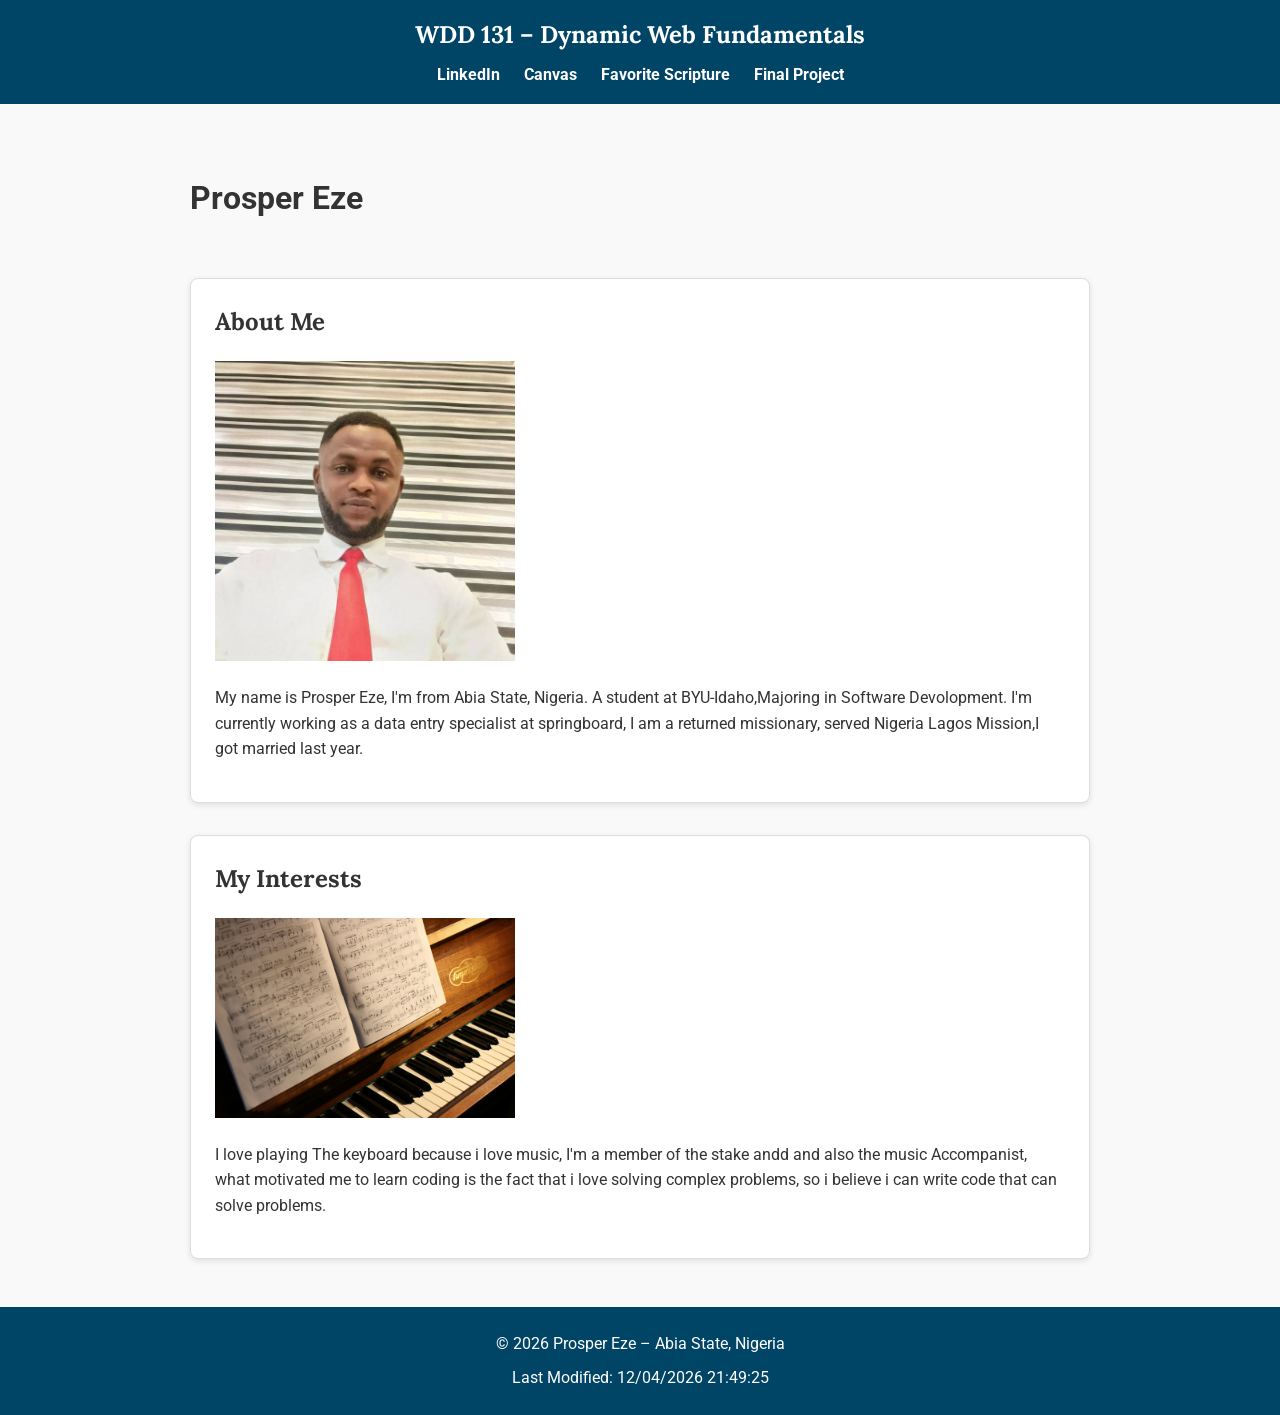
<file: index.html>
<!DOCTYPE html>
<html lang="en">
<head>
  <meta charset="UTF-8">
  <meta name="viewport" content="width=device-width, initial-scale=1.0">
  <title>WDD 131 – Dynamic Web Fundamentals – Prosper Eze</title>
  <meta name="description" content="WDD 131 – Dynamic Web Fundamentals. Prosper. Course projects, assignments, and learning resources for dynamic web development.">
  <meta name="author" content="Prosper">
  <link rel="stylesheet" href="styles/base.css">
  <script src="scripts/getdates.js" defer></script>
</head>
<body>
  <header>
    <span id="course-title">WDD 131 – Dynamic Web Fundamentals</span>
    <nav>
      <ul>
        <li><a href="https://www.linkedin.com/in/prosper-eze-ab623b33a" target="_blank">LinkedIn</a></li>
        <li><a href="https://byupw.instructure.com/" target="_blank">Canvas</a></li>
        <li><a href="https://www.churchofjesuschrist.org/study/scriptures/bofm/1-ne/3?lang=eng&id=p7#p7" target="_blank">Favorite Scripture</a></li>
        <li><a href="final-project/index.html">Final Project</a></li>
      </ul>
    </nav>
  </header>

  <main>
    <h1>Prosper Eze</h1>
    <section class="card">
      <h2>About Me</h2>
      <img src="images/profile.jpeg" alt="Profile picture of Prosper">
      <p>My name is Prosper Eze, I'm from Abia State, Nigeria. A student at BYU-Idaho,Majoring in Software Devolopment. I'm currently working as a data entry specialist at springboard, I am a returned missionary, served Nigeria Lagos Mission,I got married last year. </p>
    </section>
    <section class="card">
      <h2>My Interests</h2>
      <img src="images/Interests.jpg" alt="Image representing my interests">
      <p>I love playing The keyboard because i love music, I'm a member of the stake andd and also the music Accompanist, what motivated me to learn coding is the fact that i love solving complex problems, so i believe i can write code that can solve problems.</p>
    </section>
  </main>

  <footer>
    <p>&copy; <span id="currentyear"></span> Prosper Eze – Abia State, Nigeria</p>
    <p id="lastModified"></p>
  </footer>
</body>
</html>
</file>
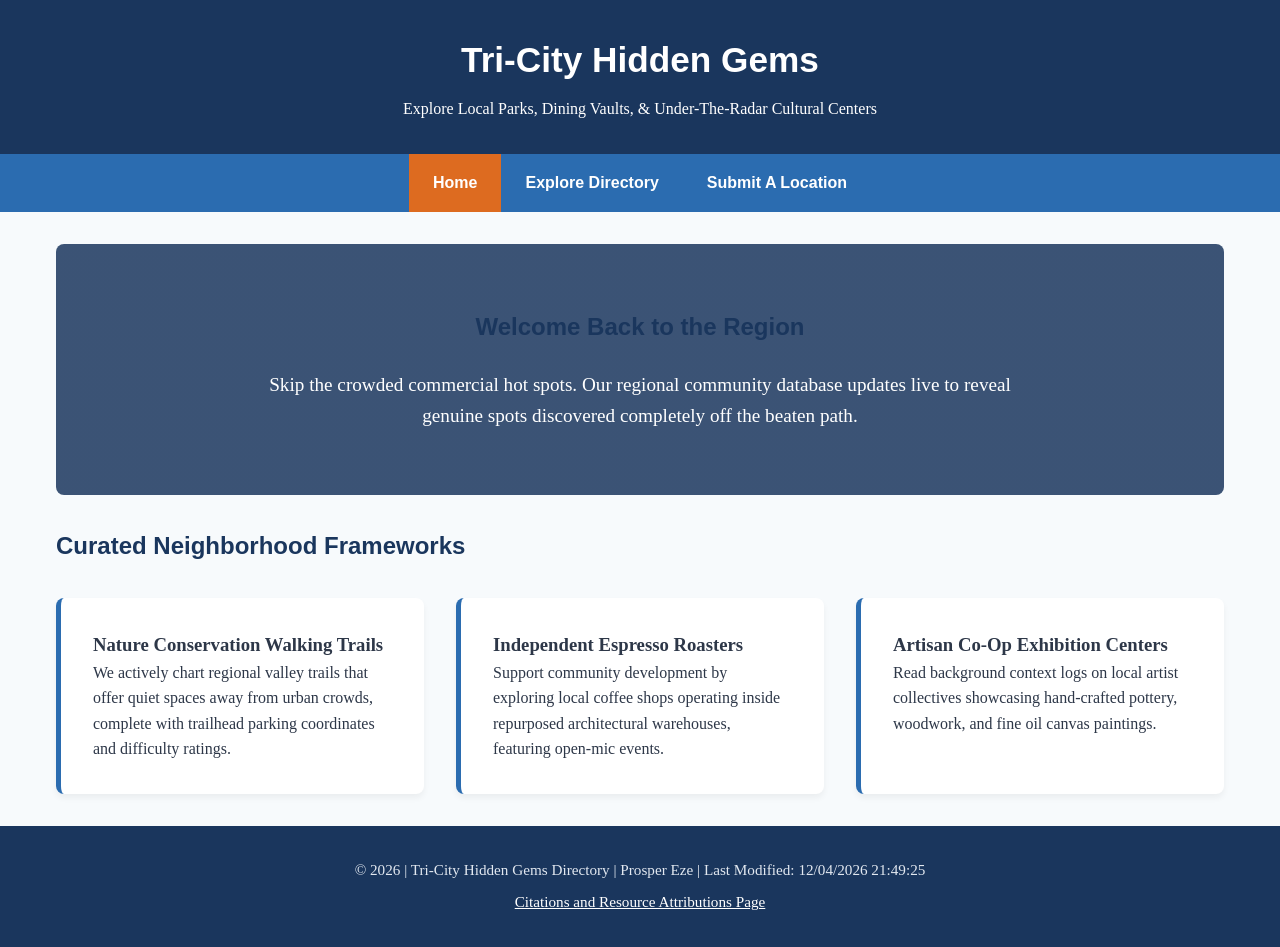
<file: project/index.html>
<!DOCTYPE html>
<html lang="en">
<head>
    <meta charset="UTF-8">
    <meta name="viewport" content="width=device-width, initial-scale=1.0">
    <meta name="description" content="Discover alternative regional nature paths, artisan galleries, and local dining hubs across the Tri-City metropolitan valley.">
    <meta name="author" content="Prosper Eze">
    <title>Home | Tri-City Hidden Gems</title>
    <link rel="stylesheet" href="styles/project.css">
    <script src="scripts/project.js" defer></script>
</head>
<body>
    <header>
        <h1>Tri-City Hidden Gems</h1>
        <p>Explore Local Parks, Dining Vaults, &amp; Under-The-Radar Cultural Centers</p>
    </header>

    <nav>
        <ul>
            <li><a href="index.html" class="active">Home</a></li>
            <li><a href="directory.html">Explore Directory</a></li>
            <li><a href="recommend.html">Submit A Location</a></li>
        </ul>
    </nav>

    <main>
        <section class="hero">
            <h2>Welcome Back to the Region</h2>
            <p>Skip the crowded commercial hot spots. Our regional community database updates live to reveal genuine spots discovered completely off the beaten path.</p>
        </section>

        <h2>Curated Neighborhood Frameworks</h2>
        <div class="info-grid">
            <article class="info-card">
                <h3>Nature Conservation Walking Trails</h3>
                <p>We actively chart regional valley trails that offer quiet spaces away from urban crowds, complete with trailhead parking coordinates and difficulty ratings.</p>
            </article>
            <article class="info-card">
                <h3>Independent Espresso Roasters</h3>
                <p>Support community development by exploring local coffee shops operating inside repurposed architectural warehouses, featuring open-mic events.</p>
            </article>
            <article class="info-card">
                <h3>Artisan Co-Op Exhibition Centers</h3>
                <p>Read background context logs on local artist collectives showcasing hand-crafted pottery, woodwork, and fine oil canvas paintings.</p>
            </article>
        </div>
    </main>

    <footer>
    <p>&copy; 2026 | Tri-City Hidden Gems Directory | Prosper Eze | Last Modified: <span id="lastModified"></span></p>
    <p class="footer-citation-link"><a href="references.html">Citations and Resource Attributions Page</a></p>
</footer>

</body>
</html>
</file>
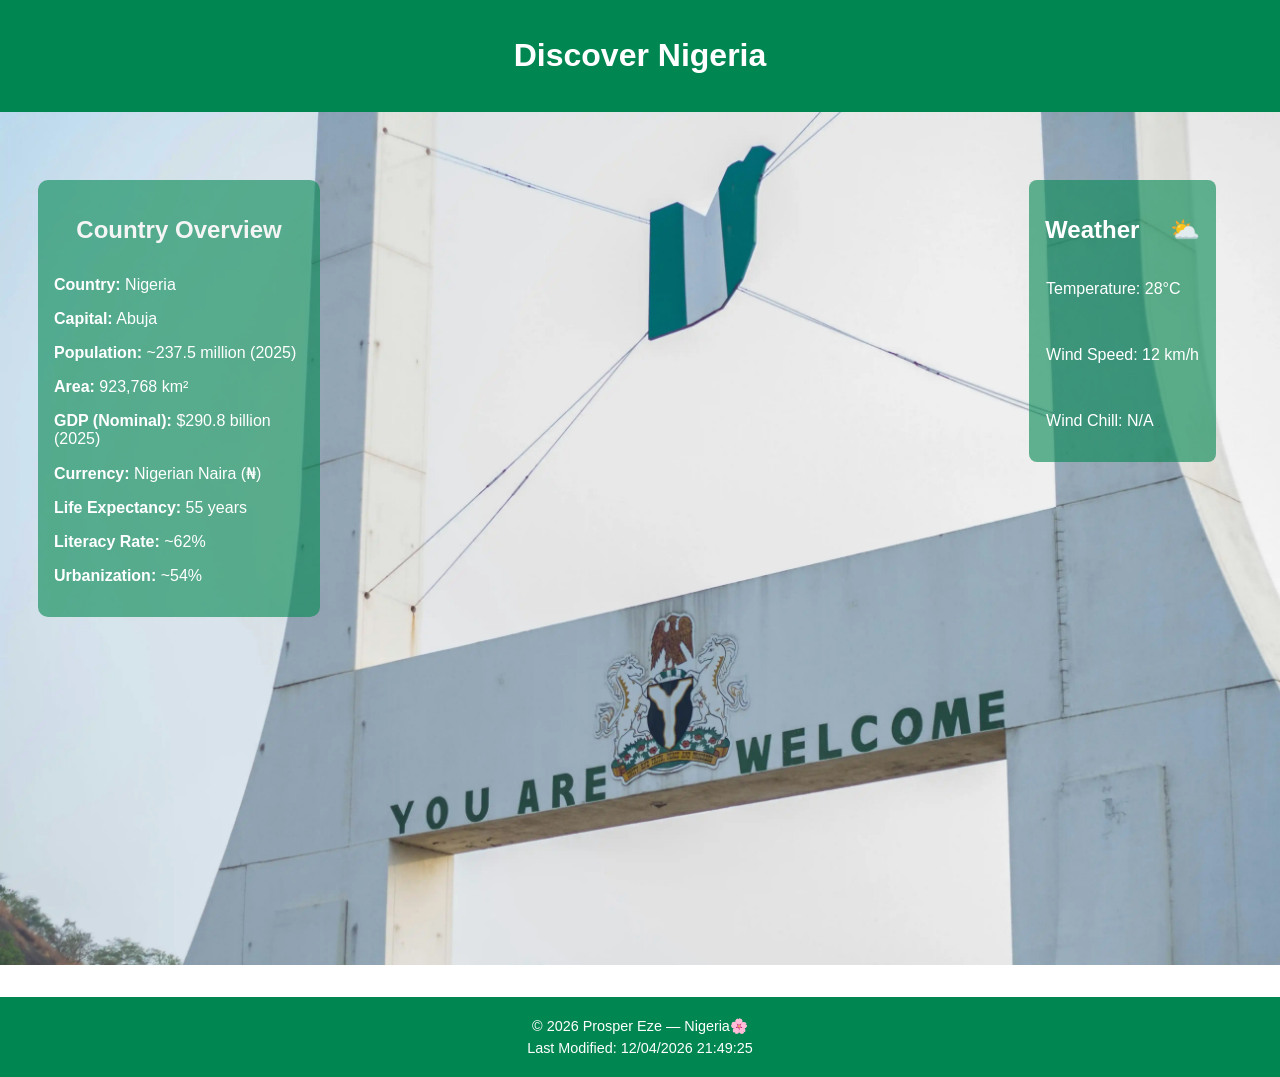
<file: place.html>
<!DOCTYPE html>
<html lang="en">
<head>
  <meta charset="UTF-8">
  <meta name="viewport" content="width=device-width, initial-scale=1.0">
  <meta name="description" content="Discover Nigeria: explore its culture, economy, population, and weather">
  <meta name="author" content="Prosper Chibueze Eze">
  <title>Nigeria, Abuja</title>
  <link rel="stylesheet" href="styles/place.css">
  <script src="script/place.js" defer></script>
</head>
<body>
  <header>
    <h1>Discover Nigeria</h1>
  </header>
  <main>
    <!-- Hero Section -->
    <section class="hero">
      <picture>
        <source srcset="images/nigeria-hero-small.webp" media="(max-width: 500px)">
        <source srcset="images/nigeria-hero-medium.webp" media="(max-width: 769px)">
        <img src="images/nigeria.webp" alt="Aerial view of Abuja cityscape in Nigeria">
      </picture>
    </section>

    <!-- Weather Section -->
    <section class="weather">
      <h2>Weather</h2>
      <div class="weather-info">
        <p>Temperature: <span id="temp">28°C</span></p>
        <p>Wind Speed: <span id="speed">12 km/h</span></p>
        <p>Wind Chill: <span id="chill"></span></p>
        <img src="images/cloud.svg" alt="Weather Icon" class="mobile-icon">
      </div>
    </section>
    
  </main>
 <section class="overview">
    <h2>Country Overview</h2>
    <div class="overview-info">
      <p><strong>Country:</strong> Nigeria</p>
      <p><strong>Capital:</strong> Abuja</p>
      <p><strong>Population:</strong> ~237.5 million (2025)</p>
      <p><strong>Area:</strong> 923,768 km²</p>
      <p><strong>GDP (Nominal):</strong> $290.8 billion (2025)</p>
      <p><strong>Currency:</strong> Nigerian Naira (₦)</p>
      <p><strong>Life Expectancy:</strong> 55 years</p>
      <p><strong>Literacy Rate:</strong> ~62%</p>
      <p><strong>Urbanization:</strong> ~54%</p>
    </div>
  </section>
  <footer>
  <p>&copy; <span id="year"></span> Prosper Eze — Nigeria🌸</p>
  <p>Last Modified: <span id="lastModified"></span></p>
</footer>

</body>
</html>
</file>
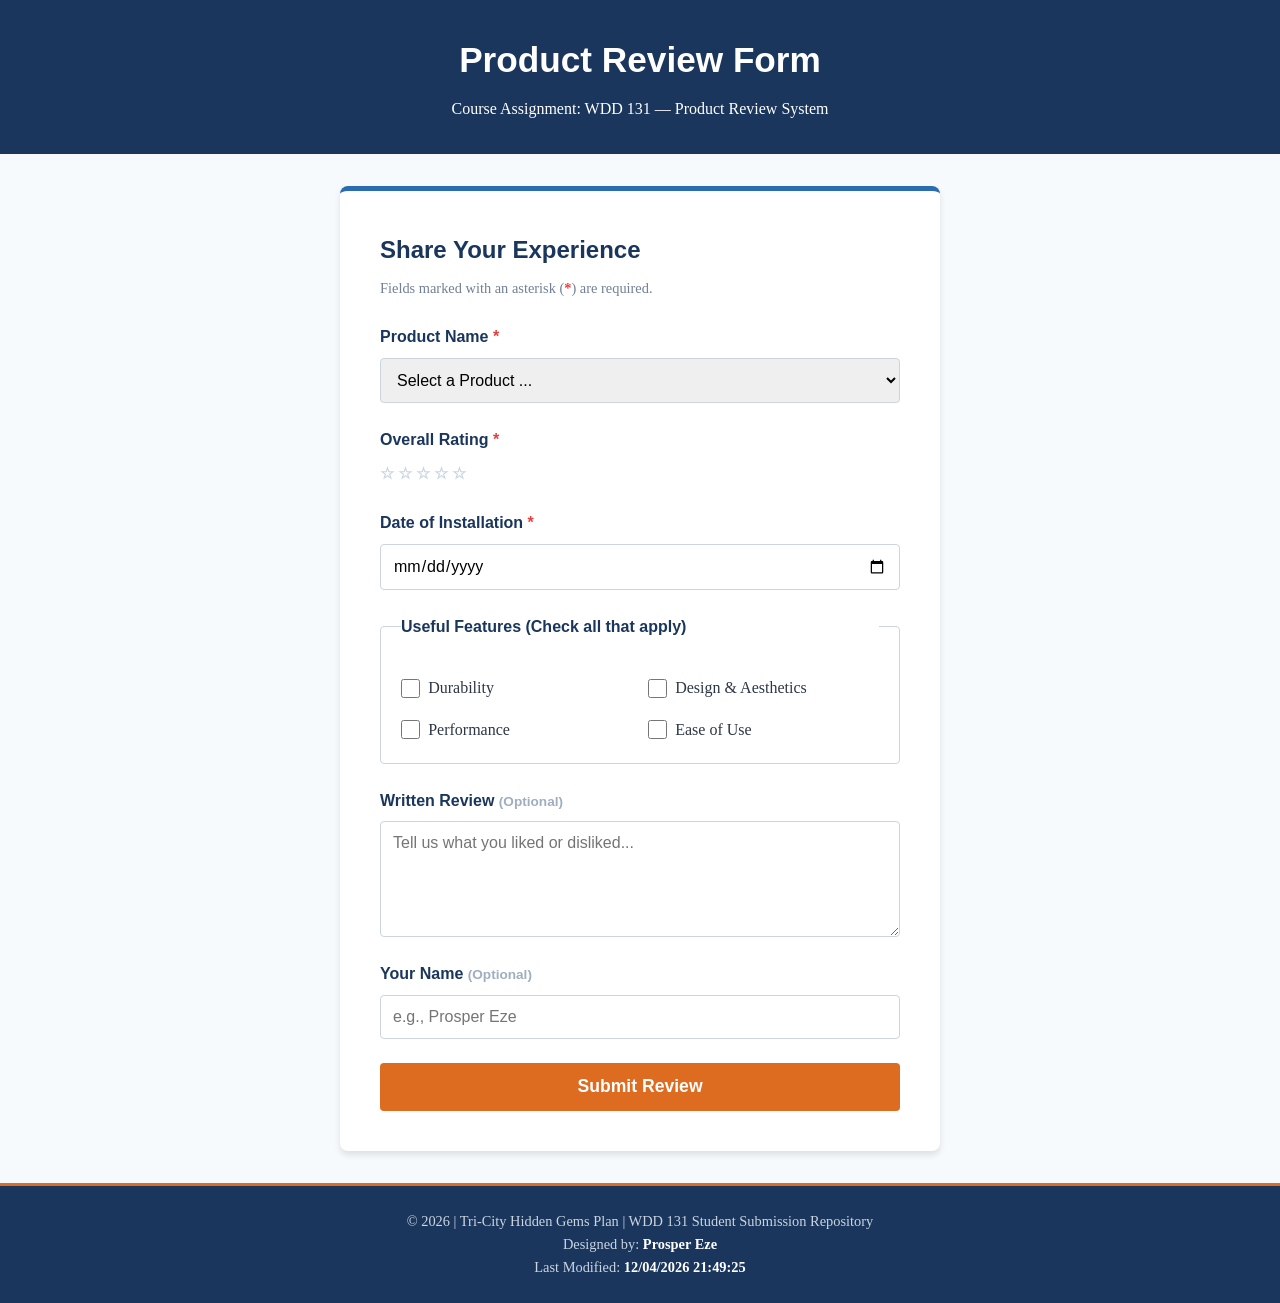
<file: project/form.html>
<!DOCTYPE html>
<html lang="en">
<head>
    <meta charset="UTF-8">
    <meta name="viewport" content="width=device-width, initial-scale=1.0">
    <meta name="description" content="Product Review Form for the Tri-City Hidden Gems local regional directory assignment.">
    <meta name="author" content="Prosper Eze">
    <title>Product Review Form | WDD 131</title>
    <link rel="stylesheet" href="styles/form.css">
    <script src="scripts/form.js" defer></script>
</head>
<body>
    <header>
        <h1>Product Review Form</h1>
        <p>Course Assignment: WDD 131 — Product Review System</p>
    </header>

    <main>
        <form method="get" action="review.html" class="review-form">
            <h2>Share Your Experience</h2>
            <p class="form-instructions">Fields marked with an asterisk (<span class="required">*</span>) are required.</p>

            <div class="form-group">
                <label for="product-name">Product Name <span class="required">*</span></label>
                <select id="product-name" name="productName" required>
                    <option value="" disabled selected>Select a Product ...</option>
                </select>
            </div>

            <fieldset class="form-group rating-fieldset">
                <legend>Overall Rating <span class="required">*</span></legend>
                <div class="rating-stars">
                   
                    <input type="radio" id="star5" name="rating" value="5" required>
                    <label for="star5" title="5 stars">☆</label>
                    
                    <input type="radio" id="star4" name="rating" value="4" required>
                    <label for="star4" title="4 stars">☆</label>
                    
                    <input type="radio" id="star3" name="rating" value="3" required>
                    <label for="star3" title="3 stars">☆</label>
                    
                    <input type="radio" id="star2" name="rating" value="2" required>
                    <label for="star2" title="2 stars">☆</label>
                    
                    <input type="radio" id="star1" name="rating" value="1" required>
                    <label for="star1" title="1 star">☆</label>
                </div>
            </fieldset>

            <div class="form-group">
                <label for="installation-date">Date of Installation <span class="required">*</span></label>
                <input type="date" id="installation-date" name="installationDate" required>
            </div>

            <fieldset class="form-group features-fieldset">
                <legend>Useful Features (Check all that apply)</legend>
                <div class="checkbox-group">
                    <div class="checkbox-item">
                        <input type="checkbox" id="feature-durability" name="features" value="durability">
                        <label for="feature-durability">Durability</label>
                    </div>
                    
                    <div class="checkbox-item">
                        <input type="checkbox" id="feature-design" name="features" value="design">
                        <label for="feature-design">Design & Aesthetics</label>
                    </div>
                    
                    <div class="checkbox-item">
                        <input type="checkbox" id="feature-performance" name="features" value="performance">
                        <label for="feature-performance">Performance</label>
                    </div>
                    
                    <div class="checkbox-item">
                        <input type="checkbox" id="feature-ease" name="features" value="ease-of-use">
                        <label for="feature-ease">Ease of Use</label>
                    </div>
                </div>
            </fieldset>

            <div class="form-group">
                <label for="written-review">Written Review <span class="optional">(Optional)</span></label>
                <textarea id="written-review" name="writtenReview" rows="5" placeholder="Tell us what you liked or disliked..."></textarea>
            </div>

            <div class="form-group">
                <label for="user-name">Your Name <span class="optional">(Optional)</span></label>
                <input type="text" id="user-name" name="userName" placeholder="e.g., Prosper Eze">
            </div>

            <!-- Form Submission Button -->
            <div class="form-actions">
                <input type="submit" value="Submit Review" class="submit-btn">
            </div>
        </form>
    </main>

    <footer>
        <p>© 2026 | Tri-City Hidden Gems Plan | WDD 131 Student Submission Repository</p>
        <p>Designed by: <span>Prosper Eze</span></p>
        <p>Last Modified: <span id="lastModified"></span></p>
    </footer>
</body>
</html>
</file>
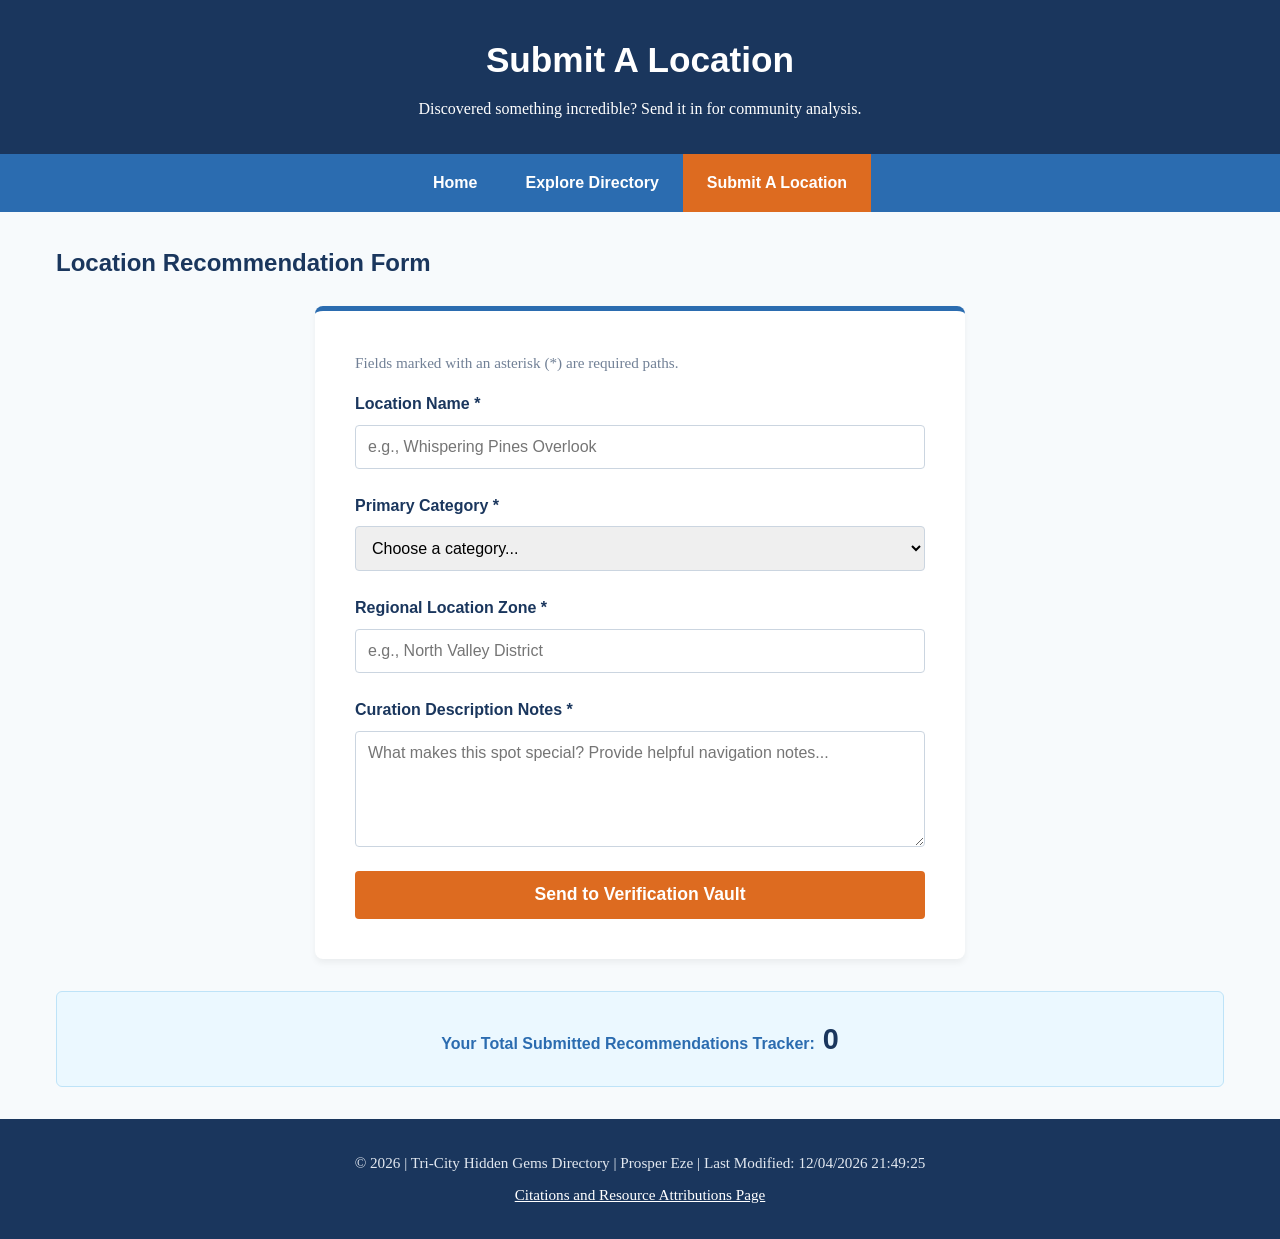
<file: project/recommend.html>
<!DOCTYPE html>
<html lang="en">
<head>
    <meta charset="UTF-8">
    <meta name="viewport" content="width=device-width, initial-scale=1.0">
    <meta name="description" content="Suggest newly discovered regional spots to our directory verification matrix using our accessible form module.">
    <meta name="author" content="Prosper Eze">
    <title>Submit Location | Tri-City Hidden Gems</title>
    <link rel="stylesheet" href="styles/project.css">
    <script src="scripts/project.js" defer></script>
</head>
<body>
    <header>
        <h1>Submit A Location</h1>
        <p>Discovered something incredible? Send it in for community analysis.</p>
    </header>

    <nav>
        <ul>
            <li><a href="index.html">Home</a></li>
            <li><a href="directory.html">Explore Directory</a></li>
            <li><a href="recommend.html" class="active">Submit A Location</a></li>
        </ul>
    </nav>

    <main>
        <h2>Location Recommendation Form</h2>
        <form method="get" action="recommend.html" id="recommendationForm" class="recommend-form">
            <p class="form-instructions">Fields marked with an asterisk (*) are required paths.</p>
            
            <div class="form-group">
                <label for="gemName">Location Name *</label>
                <input type="text" id="gemName" name="gemName" required placeholder="e.g., Whispering Pines Overlook">
            </div>

            <div class="form-group">
                <label for="categorySelect">Primary Category *</label>
                <select id="categorySelect" name="category" required>
                    <option value="" disabled selected>Choose a category...</option>
                    <option value="nature">Nature Trails</option>
                    <option value="food">Coffee &amp; Dining</option>
                    <option value="culture">Art &amp; Culture</option>
                </select>
            </div>

            <div class="form-group">
                <label for="neighborhood">Regional Location Zone *</label>
                <input type="text" id="neighborhood" name="neighborhood" required placeholder="e.g., North Valley District">
            </div>

            <div class="form-group">
                <label for="userNotes">Curation Description Notes *</label>
                <textarea id="userNotes" name="notes" rows="5" required placeholder="What makes this spot special? Provide helpful navigation notes..."></textarea>
            </div>

            <button type="submit" class="submit-btn">Send to Verification Vault</button>
        </form>

        <div class="dashboard-widget">
            <p>Your Total Submitted Recommendations Tracker:<span id="submissionCount" class="counter-val">0</span></p>
        </div>
    </main>

    <footer>
    <p>&copy; 2026 | Tri-City Hidden Gems Directory | Prosper Eze | Last Modified: <span id="lastModified"></span></p>
    <p class="footer-citation-link"><a href="references.html">Citations and Resource Attributions Page</a></p>
</footer>

</body>
</html>
</file>
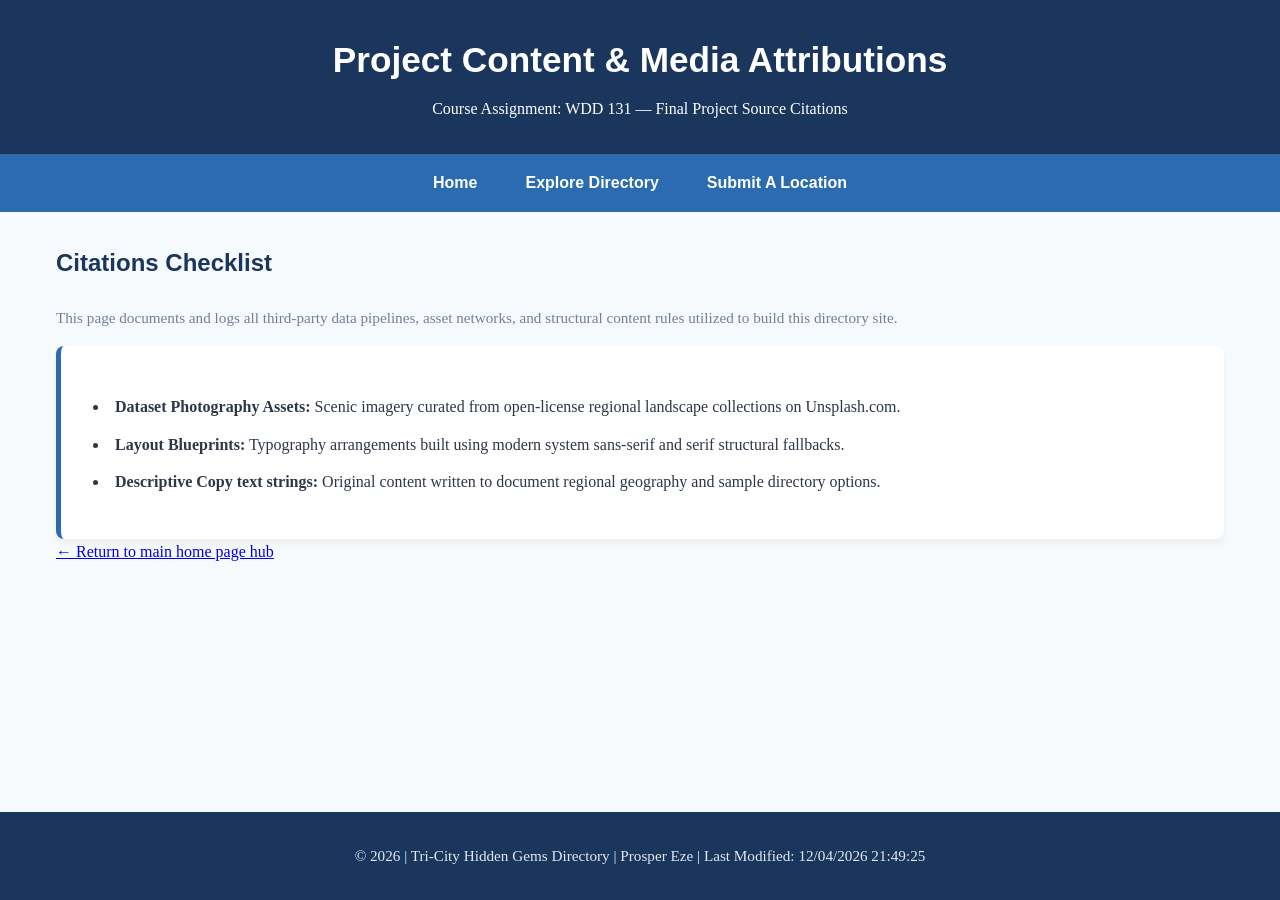
<file: project/references.html>
<!DOCTYPE html>
<html lang="en">
<head>
    <meta charset="UTF-8">
    <meta name="viewport" content="width=device-width, initial-scale=1.0">
    <meta name="description" content="Citations, image attributions, and content sources used for the Tri-City Hidden Gems final website project assignment.">
    <meta name="author" content="Prosper Eze">
    <title>Source Reference Attributions | Tri-City Hidden Gems</title>
    <link rel="stylesheet" href="styles/project.css">
    <script src="scripts/project.js" defer></script>
</head>
<body>
    <header>
        <h1>Project Content &amp; Media Attributions</h1>
        <p>Course Assignment: WDD 131 — Final Project Source Citations</p>
    </header>

    <nav>
        <ul>
            <li><a href="index.html">Home</a></li>
            <li><a href="directory.html">Explore Directory</a></li>
            <li><a href="recommend.html">Submit A Location</a></li>
        </ul>
    </nav>

    <main>
        <h2>Citations Checklist</h2>
        <p class="form-instructions">This page documents and logs all third-party data pipelines, asset networks, and structural content rules utilized to build this directory site.</p>
        
        <div class="info-card">
            <ul>
                <li><strong>Dataset Photography Assets:</strong> Scenic imagery curated from open-license regional landscape collections on Unsplash.com.</li>
                <li><strong>Layout Blueprints:</strong> Typography arrangements built using modern system sans-serif and serif structural fallbacks.</li>
                <li><strong>Descriptive Copy text strings:</strong> Original content written to document regional geography and sample directory options.</li>
            </ul>
        </div>

        <p><a href="index.html" class="return-btn">&larr; Return to main home page hub</a></p>
    </main>

    <footer>
        <p>&copy; 2026 | Tri-City Hidden Gems Directory | Prosper Eze | Last Modified: <span id="lastModified"></span></p>
    </footer>
</body>
</html>
</file>
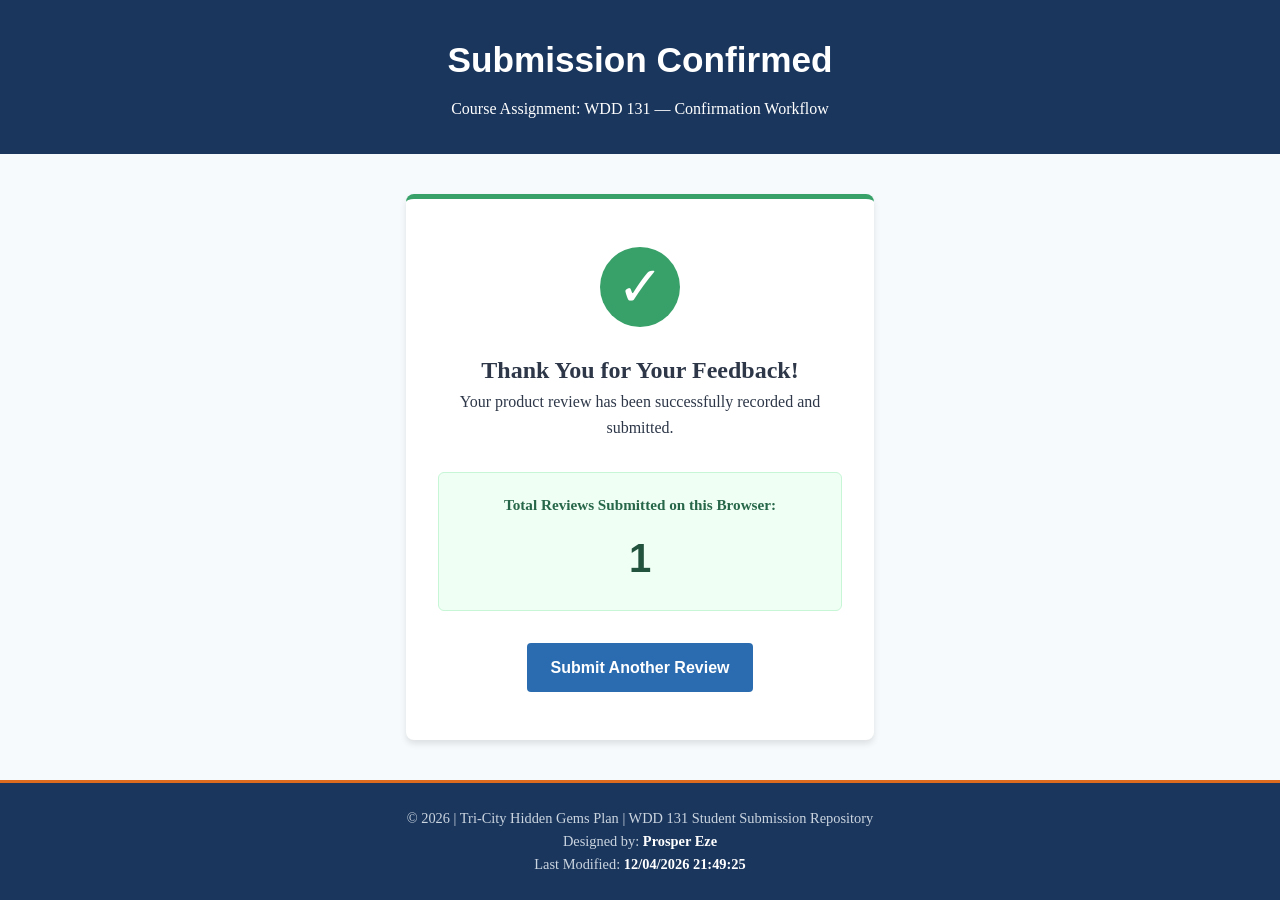
<file: project/review.html>
<!DOCTYPE html>
<html lang="en">
<head>
    <meta charset="UTF-8">
    <meta name="viewport" content="width=device-width, initial-scale=1.0">
    <meta name="description" content="Submission Confirmation page for the Product Review Form showing submission metrics.">
    <meta name="author" content="Prosper Eze">
    <title>Review Submitted | WDD 131</title>
    <link rel="stylesheet" href="styles/form.css">
    <script src="scripts/review.js" defer></script>
</head>
<body>
    <header>
        <h1>Submission Confirmed</h1>
        <p>Course Assignment: WDD 131 — Confirmation Workflow</p>
    </header>

    <main class="confirmation-container">
        <div class="confirmation-card">
            <div class="success-icon">✓</div>
            <h2>Thank You for Your Feedback!</h2>
            <p>Your product review has been successfully recorded and submitted.</p>
            
            <div class="counter-box">
                <p>Total Reviews Submitted on this Browser:</p>
                <span id="reviewCount" class="counter-number">0</span>
            </div>
            
            <a href="form.html" class="return-btn">Submit Another Review</a>
        </div>
    </main>

    <footer>
        <p>© 2026 | Tri-City Hidden Gems Plan | WDD 131 Student Submission Repository</p>
        <p>Designed by: <span>Prosper Eze</span></p>
        <p>Last Modified: <span id="lastModified"></span></p>
    </footer>
</body>
</html>
</file>
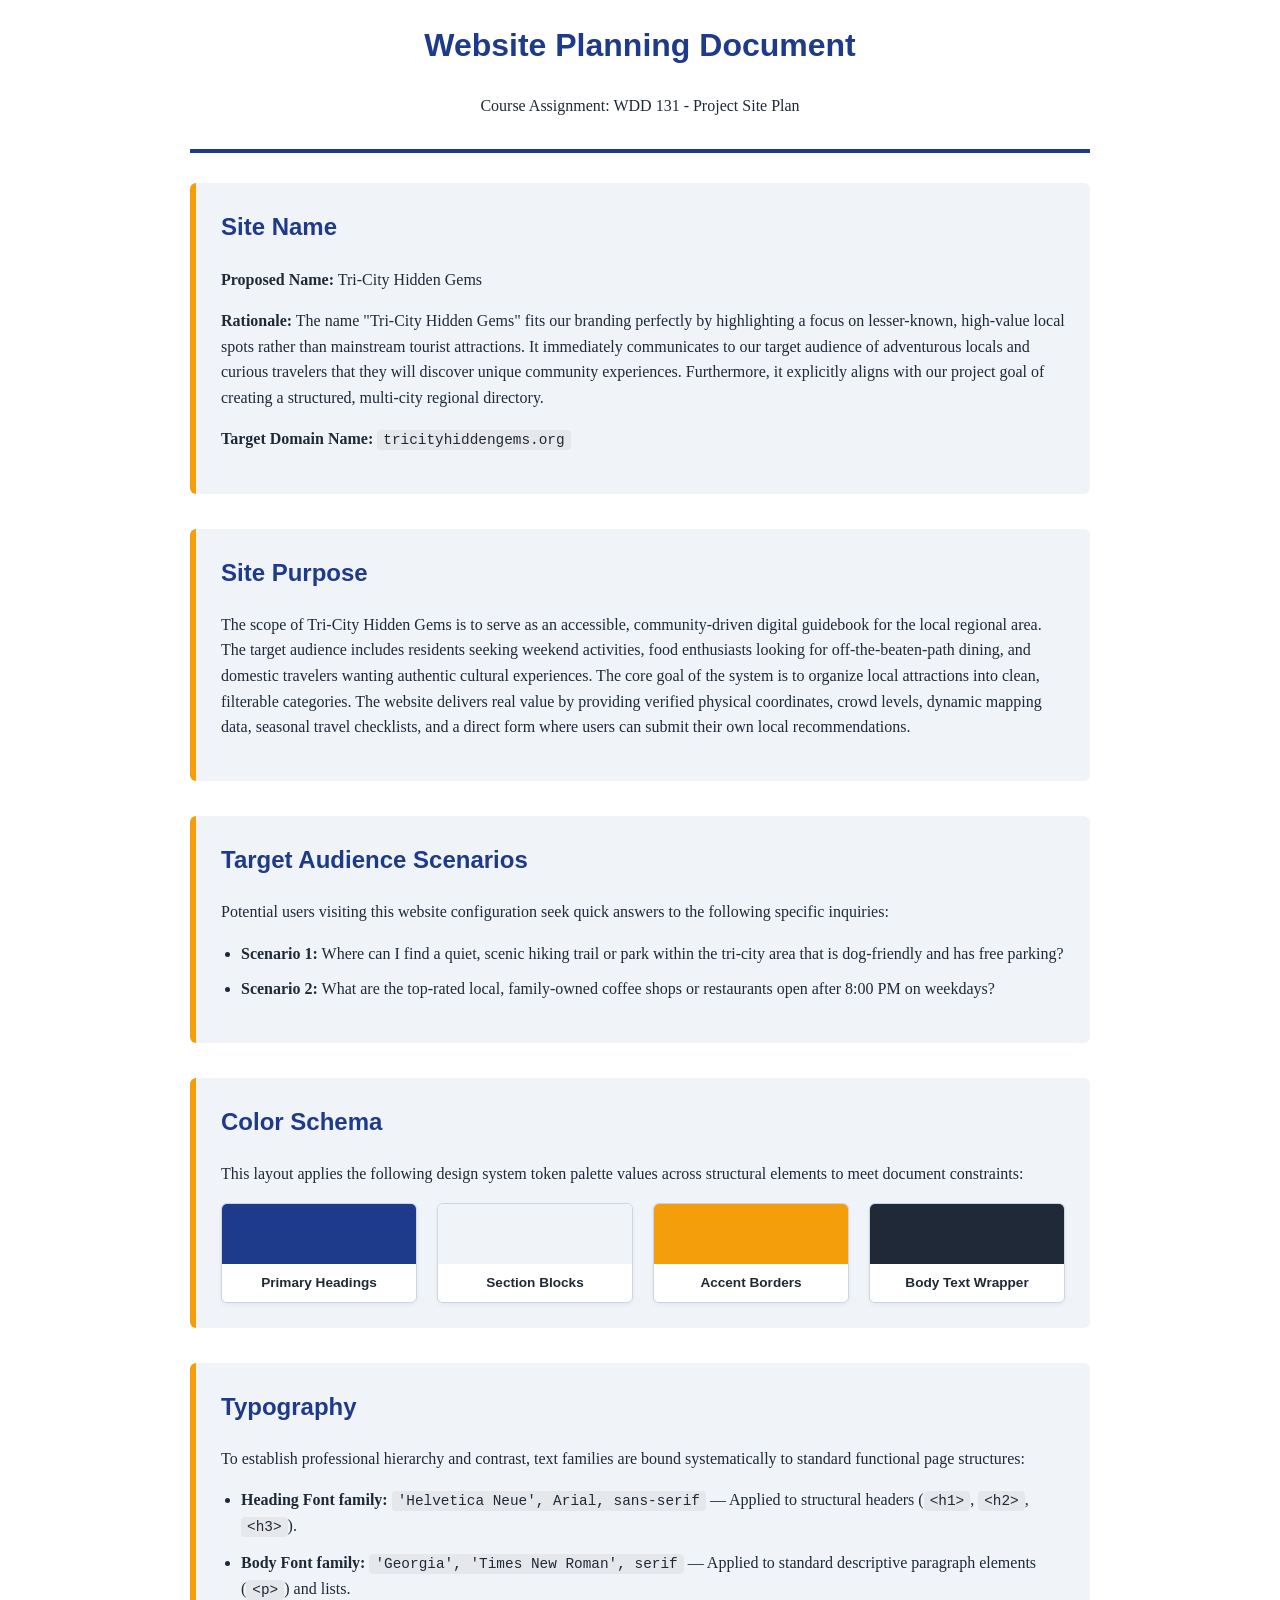
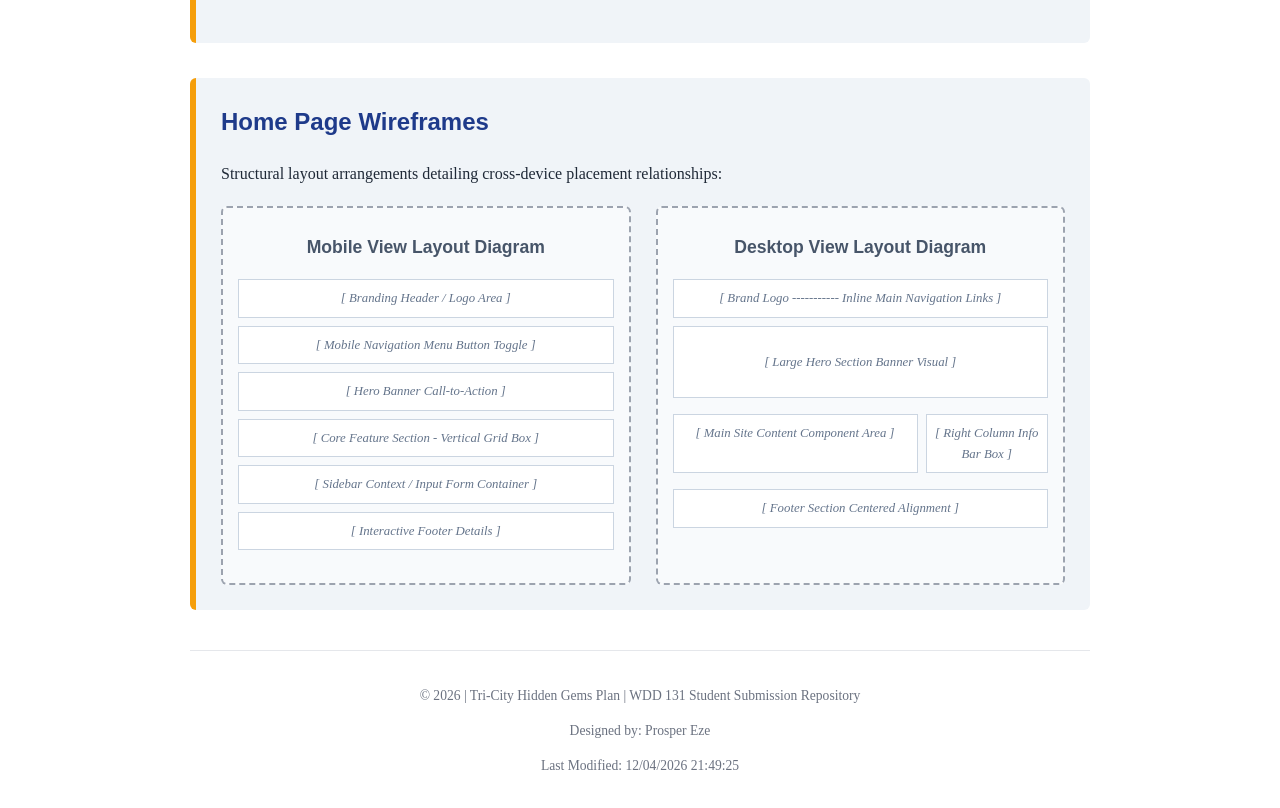
<file: project/siteplan.html>
<!DOCTYPE html>
<html lang="en">
<head>
    <meta charset="UTF-8">
    <meta name="viewport" content="width=device-width, initial-scale=1.0">
    <meta name="description" content="Website planning document and site design blueprint for the Tri-City Hidden Gems local regional guidebook directory.">
    <meta name="author" content="Prosper Eze">
    <title>Website Site Plan | Tri-City Hidden Gems</title>
    <link rel="stylesheet" href="siteplan.css">
</head>
<body>
    <header>
        <h1>Website Planning Document</h1>
        <p>Course Assignment: WDD 131 - Project Site Plan</p>
    </header>
    
    <main>
        <!-- SITE NAME SECTION -->
        <section id="site-name">
            <h2>Site Name</h2>
            <p><strong>Proposed Name:</strong> Tri-City Hidden Gems</p>
            <p><strong>Rationale:</strong> The name "Tri-City Hidden Gems" fits our branding perfectly by highlighting a focus on lesser-known, high-value local spots rather than mainstream tourist attractions. It immediately communicates to our target audience of adventurous locals and curious travelers that they will discover unique community experiences. Furthermore, it explicitly aligns with our project goal of creating a structured, multi-city regional directory.</p>
            <p><strong>Target Domain Name:</strong> <code>tricityhiddengems.org</code></p>
        </section>

        <section id="site-purpose">
            <h2>Site Purpose</h2>
            <p>The scope of Tri-City Hidden Gems is to serve as an accessible, community-driven digital guidebook for the local regional area. The target audience includes residents seeking weekend activities, food enthusiasts looking for off-the-beaten-path dining, and domestic travelers wanting authentic cultural experiences. The core goal of the system is to organize local attractions into clean, filterable categories. The website delivers real value by providing verified physical coordinates, crowd levels, dynamic mapping data, seasonal travel checklists, and a direct form where users can submit their own local recommendations.</p>
        </section>

        <section id="scenarios">
            <h2>Target Audience Scenarios</h2>
            <p>Potential users visiting this website configuration seek quick answers to the following specific inquiries:</p>
            <ul>
                <li><strong>Scenario 1:</strong> Where can I find a quiet, scenic hiking trail or park within the tri-city area that is dog-friendly and has free parking?</li>
                <li><strong>Scenario 2:</strong> What are the top-rated local, family-owned coffee shops or restaurants open after 8:00 PM on weekdays?</li>
            </ul>
        </section>

        <section id="color-schema">
            <h2>Color Schema</h2>
            <p>This layout applies the following design system token palette values across structural elements to meet document constraints:</p>
            <div class="color-palette">
                <div class="color-swatch">
                    <div class="swatch-color primary-swatch"></div>
                    <div class="swatch-label">Primary Headings</div>
                </div>
                <div class="color-swatch">
                    <div class="swatch-color secondary-swatch"></div>
                    <div class="swatch-label">Section Blocks</div>
                </div>
                <div class="color-swatch">
                    <div class="swatch-color accent-swatch"></div>
                    <div class="swatch-label">Accent Borders</div>
                </div>
                <div class="color-swatch">
                    <div class="swatch-color text-swatch"></div>
                    <div class="swatch-label">Body Text Wrapper</div>
                </div>
            </div>
        </section>

        <section id="typography">
            <h2>Typography</h2>
            <p>To establish professional hierarchy and contrast, text families are bound systematically to standard functional page structures:</p>
            <ul>
                <li><strong>Heading Font family:</strong> <code>'Helvetica Neue', Arial, sans-serif</code> — Applied to structural headers (<code>&lt;h1&gt;</code>, <code>&lt;h2&gt;</code>, <code>&lt;h3&gt;</code>).</li>
                <li><strong>Body Font family:</strong> <code>'Georgia', 'Times New Roman', serif</code> — Applied to standard descriptive paragraph elements (<code>&lt;p&gt;</code>) and lists.</li>
            </ul>
        </section>

        <section id="wireframes">
            <h2>Home Page Wireframes</h2>
            <p>Structural layout arrangements detailing cross-device placement relationships:</p>
            <div class="wireframe-grid">
                <div class="wireframe-box">
                    <h3>Mobile View Layout Diagram</h3>
                    <div class="wireframe-block">[ Branding Header / Logo Area ]</div>
                    <div class="wireframe-block">[ Mobile Navigation Menu Button Toggle ]</div>
                    <div class="wireframe-block">[ Hero Banner Call-to-Action ]</div>
                    <div class="wireframe-block">[ Core Feature Section - Vertical Grid Box ]</div>
                    <div class="wireframe-block">[ Sidebar Context / Input Form Container ]</div>
                    <div class="wireframe-block">[ Interactive Footer Details ]</div>
                </div>
                <div class="wireframe-box">
                    <h3>Desktop View Layout Diagram</h3>
                    <div class="wireframe-block">[ Brand Logo ----------- Inline Main Navigation Links ]</div>
                    <div class="wireframe-block desktop-hero">[ Large Hero Section Banner Visual ]</div>
                    <div class="desktop-columns">
                        <div class="wireframe-block">[ Main Site Content Component Area ]</div>
                        <div class="wireframe-block">[ Right Column Info Bar Box ]</div>
                    </div>
                    <div class="wireframe-block">[ Footer Section Centered Alignment ]</div>
                </div>
            </div>
        </section>
    </main>

    <footer>
        <p>© 2026 | Tri-City Hidden Gems Plan | WDD 131 Student Submission Repository</p>
        <p>Designed by: <span>Prosper Eze </span></p>
        <p>Last Modified: <span id="lastModified"></span></p>
    </footer>

    <script>
        document.getElementById("lastModified").textContent = document.lastModified;
    </script>
</body>
</html>
</file>
<file: styles/base.css>
/* Import Google Fonts */
@import url('https://fonts.googleapis.com/css2?family=Roboto:wght@400;700&family=Lora:wght@400;700&display=swap');

/* Global styles */
body {
  font-family: 'Roboto', sans-serif;
  background-color: #f9f9f9;
  color: #333;
  margin: 0;
  padding: 0;
  line-height: 1.6;
}

/* Header */
header {
  background-color: #004466;
  color: #fff;
  padding: 1rem;
  text-align: center;
}

header span#course-title {
  display: block; /* centers easily */
  font-family: 'Lora', serif;
  font-size: 1.5rem;
  font-weight: bold;
  margin-bottom: 0.5rem;
}

/* Navigation */
nav ul {
  list-style: none;
  display: flex; /* Flexbox for layout */
  justify-content: center;
  gap: 1.5rem;
  padding: 0;
  margin: 0;
}

nav a {
  color: #fff;
  text-decoration: none;
  font-weight: 700;
  transition: color 0.3s, border-bottom 0.3s;
}

nav a:hover {
  color: #ffcc00;
  border-bottom: 2px solid #ffcc00;
}

/* Main content */
main {
  max-width: 900px;
  margin: 2rem auto;
  padding: 1rem;
}

/* Cards layout with CSS Grid */
main {
  display: grid;
  grid-template-columns: 1fr;
  gap: 2rem;
}

.card {
  background-color: #fff;
  border: 1px solid #ddd;
  padding: 1.5rem;
  border-radius: 8px;
  box-shadow: 0 2px 6px rgba(0,0,0,0.1);
}

.card h2 {
  font-family: 'Lora', serif;
  margin-top: 0;
}

.card img {
  max-width: 300px;
  height: auto;
}

/* Footer */
footer {
  background-color: #004466;
  color: #fff;
  text-align: center;
  padding: 1rem;
}

footer p {
  margin: 0.5rem 0;
}
</file>
<file: project/styles/project.css>
:root {
    --primary-color: #1a365d;
    --secondary-color: #2b6cb0;
    --accent-color: #dd6b20;
    --text-color: #2d3748;
    --bg-color: #f7fafc;
    --card-bg: #ffffff;
    --border-color: #cbd5e0;
    --success-color: #38a169;
    --error-color: #e53e3e;
    --heading-font: 'Helvetica Neue', Arial, sans-serif;
    --body-font: 'Georgia', 'Times New Roman', serif;
}

* {
    box-sizing: border-box;
    margin: 0;
    padding: 0;
}

body {
    font-family: var(--body-font);
    background-color: var(--bg-color);
    color: var(--text-color);
    line-height: 1.6;
    display: flex;
    flex-direction: column;
    min-height: 100vh;
}

header {
    background-color: var(--primary-color);
    color: #ffffff;
    padding: 2rem 1rem;
    text-align: center;
}

header h1 {
    font-family: var(--heading-font);
    font-size: 2.2rem;
    margin-bottom: 0.5rem;
}

nav {
    background-color: var(--secondary-color);
}

nav ul {
    list-style: none;
    display: flex;
    justify-content: center;
    flex-wrap: wrap;
}

nav li {
    text-align: center;
}

nav a {
    display: block;
    color: #ffffff;
    text-decoration: none;
    padding: 1rem 1.5rem;
    font-family: var(--heading-font);
    font-weight: bold;
    transition: background-color 0.2s;
}

nav a:hover, nav a.active {
    background-color: var(--accent-color);
}

main {
    flex: 1;
    max-width: 1200px;
    width: 100%;
    margin: 0 auto;
    padding: 2rem 1rem;
}

h2 {
    font-family: var(--heading-font);
    color: var(--primary-color);
    margin-bottom: 1.5rem;
}

/* Home Page Styles */
.hero {
    background: linear-gradient(rgba(26, 54, 93, 0.85), rgba(26, 54, 93, 0.85)), url('https://unsplash.com') center/cover no-repeat;
    color: #ffffff;
    text-align: center;
    padding: 4rem 1rem;
    border-radius: 8px;
    margin-bottom: 2rem;
}

.hero p {
    font-size: 1.2rem;
    max-width: 800px;
    margin: 1rem auto 0;
}

.info-grid {
    display: grid;
    grid-template-columns: repeat(auto-fit, minmax(300px, 1fr));
    gap: 2rem;
    margin-top: 2rem;
}

.info-card {
    background-color: var(--card-bg);
    padding: 2rem;
    border-radius: 8px;
    box-shadow: 0 4px 6px rgba(0,0,0,0.05);
    border-left: 5px solid var(--secondary-color);
}

.info-card ul {
    list-style-position: inside;
    margin-top: 1rem;
}

.info-card li {
    margin-bottom: 0.75rem;
}

/* Directory Filtering */
.filter-controls {
    margin-bottom: 2rem;
    display: flex;
    gap: 0.75rem;
    flex-wrap: wrap;
}

.filter-btn {
    background-color: var(--card-bg);
    border: 2px solid var(--secondary-color);
    color: var(--secondary-color);
    padding: 0.5rem 1.25rem;
    font-family: var(--heading-font);
    font-weight: bold;
    border-radius: 4px;
    cursor: pointer;
    transition: all 0.2s ease;
}

.filter-btn.active, .filter-btn:hover {
    background-color: var(--secondary-color);
    color: #ffffff;
}

/* Gems Grid Display */
.gems-grid {
    display: grid;
    grid-template-columns: repeat(auto-fit, minmax(300px, 1fr));
    gap: 2rem;
}

.gem-card {
    background: var(--card-bg);
    border-radius: 8px;
    overflow: hidden;
    box-shadow: 0 4px 6px rgba(0,0,0,0.05);
    display: flex;
    flex-direction: column;
    border-bottom: 4px solid var(--secondary-color);
}

.gem-card img {
    width: 100%;
    height: 220px;
    object-fit: cover;
}

.gem-info {
    padding: 1.5rem;
    flex: 1;
    display: flex;
    flex-direction: column;
}

.gem-info h3 {
    font-family: var(--heading-font);
    color: var(--primary-color);
    margin-bottom: 0.5rem;
}

.gem-tag {
    align-self: flex-start;
    background-color: #edf2f7;
    color: var(--secondary-color);
    font-size: 0.8rem;
    font-weight: bold;
    padding: 0.25rem 0.5rem;
    border-radius: 4px;
    margin-bottom: 0.75rem;
    text-transform: uppercase;
}

.gem-location {
    font-size: 0.9rem;
    color: #4a5568;
    margin-bottom: 0.75rem;
}

.gem-desc {
    font-size: 0.95rem;
    margin-bottom: 1.5rem;
}

.favorite-btn {
    margin-top: auto;
    background-color: var(--accent-color);
    color: #ffffff;
    border: none;
    padding: 0.6rem;
    font-family: var(--heading-font);
    font-weight: bold;
    cursor: pointer;
    border-radius: 4px;
    transition: background-color 0.2s;
}

.favorite-btn:hover {
    background-color: #c05621;
}

/* Form Styles */
.recommend-form {
    background-color: var(--card-bg);
    padding: 2.5rem;
    border-radius: 8px;
    box-shadow: 0 4px 6px rgba(0,0,0,0.05);
    max-width: 650px;
    width: 100%;
    margin: 0 auto;
    border-top: 5px solid var(--secondary-color);
}

.form-instructions {
    font-size: 0.95rem;
    color: #718096;
    margin-bottom: 1rem;
}

.form-group {
    margin-bottom: 1.5rem;
    display: flex;
    flex-direction: column;
}

.form-group label {
    font-family: var(--heading-font);
    font-weight: bold;
    margin-bottom: 0.5rem;
    color: var(--primary-color);
}

.form-group input, .form-group select, .form-group textarea {
    width: 100%;
    padding: 0.75rem;
    border: 1px solid var(--border-color);
    border-radius: 4px;
    font-family: Arial, sans-serif;
    font-size: 1rem;
}

.form-group input:focus, .form-group select:focus, .form-group textarea:focus {
    outline: none;
    border-color: var(--secondary-color);
    box-shadow: 0 0 0 3px rgba(43, 108, 176, 0.15);
}

.submit-btn {
    background-color: var(--accent-color);
    color: #ffffff;
    padding: 0.85rem;
    border: none;
    border-radius: 4px;
    font-family: var(--heading-font);
    font-size: 1.1rem;
    font-weight: bold;
    cursor: pointer;
    width: 100%;
    transition: background-color 0.2s;
}

.submit-btn:hover {
    background-color: #c05621;
}

.dashboard-widget {
    background-color: #ebf8ff;
    border: 1px solid #bee3f8;
    padding: 1.5rem;
    border-radius: 6px;
    margin-top: 2rem;
    text-align: center;
}

.dashboard-widget p {
    font-family: var(--heading-font);
    font-weight: bold;
    color: #2b6cb0;
}

.counter-val {
    font-size: 1.8rem;
    color: var(--primary-color);
    margin-left: 0.5rem;
}

/* Audit Fix: Form layout empty grid message replacement style rule */
.directory-error-message {
    grid-column: 1 / -1;
    text-align: center;
    color: var(--error-color);
    font-weight: bold;
}

/* Footer Styles */
footer {
    background-color: var(--primary-color);
    color: #e2e8f0;
    text-align: center;
    padding: 2rem 1rem;
    margin-top: auto;
    font-size: 0.95rem;
}
.footer-citation-link {
    margin-top: 0.5rem;
}


footer a {
    color: #ffffff;
    text-decoration: underline;
}

/* Responsive Viewports */
@media (max-width: 768px) {
    nav ul {
        flex-direction: column;
    }
    nav a {
        padding: 0.75rem 1rem;
    }
    .hero {
        padding: 2.5rem 1rem;
    }
    .recommend-form {
        padding: 1.5rem;
    }
}
</file>
<file: styles/place.css>
:root {
  --primary-color: #008751;   /* Nigerian green */
  --secondary-color: #ffffff; /* White */
  --accent-color: #000000;    /* Black */
  --font-family: 'Arial', sans-serif;
}

body {
  font-family: var(--font-family);
  margin: 0;
  padding: 0;
  background-color: var(--secondary-color);
  color: var(--accent-color);
}

header {
  background-color: var(--primary-color);
  color: var(--secondary-color);
  text-align: center;
  padding: 1rem;
}

.hero img {
  width: 100%;
  object-fit: cover;   /* crops nicely if height is limited */
  display: block;
  height: auto;  
}

.hero {
  position: relative; /* allows absolute positioning inside */
}

.weather {
  position: absolute;       /* place it over the hero image */
  top: 20%;                 /* adjust vertical position */
  right: 5%;                /* push it to the right side */
  background-color: rgba(0, 135, 81, 0.6); /* Nigerian green with transparency */
  color: var(--secondary-color);
  padding: 1rem;
  border-radius: 8px;
  max-width: 250px;
}

.overview {
  position: absolute;       /* place it over the hero image */
  top: 20%;                 /* adjust vertical position */
  right: 75%;                /* push it to the right side */
  background-color: rgba(0, 135, 81, 0.6); /* Nigerian green with transparency */
  color: var(--secondary-color);
  padding: 1rem;
  border-radius: 10px;
  max-width: 250px;
}
.overview h2 {
  color:whitesmoke; /* makes only the Country Overview heading red */
  text-align: center;
  margin-bottom: 2rem;
  
}

.weather h2::after {
  content: " ⛅"; /* pseudo-element weather icon for wider view */
  font-size: 1.5rem;
  margin-left: 1.5rem;
}

.weather-info {
  display: grid;
  flex-direction: column;
  gap: 1rem;
}

.mobile-icon {
  width: 50px;
  height: 50px;
}

/* Media Query for wider screens */
@media (min-width: 768px) {
  .weather-info {
    flex-direction: row;
    justify-content: space-around;
    align-items: center;
  }
  .mobile-icon {
    display: none; /* hide SVG icon in wider view */
  }
}
footer {
  background-color: var(--primary-color);   /* Nigerian green */
  color: var(--secondary-color);            /* White text */
  text-align: center;
  padding: 1rem;
  margin-top: 2rem;
  font-size: 0.9rem;
}

footer p {
  margin: 0.3rem 0; /* small spacing between lines */
}
</file>
<file: project/styles/form.css>
:root {
    --primary-color: #1a365d;
    --secondary-color: #2b6cb0;
    --accent-color: #dd6b20;
    --text-color: #2d3748;
    --bg-color: #f7fafc;
    --card-bg: #ffffff;
    --border-color: #cbd5e0;
    --error-color: #e53e3e;
    --star-active: #ecc94b;
    --star-inactive: #cbd5e0;
    --heading-font: 'Helvetica Neue', Arial, sans-serif;
    --body-font: 'Georgia', 'Times New Roman', serif;
}

* {
    box-sizing: border-box;
    margin: 0;
    padding: 0;
}

body {
    font-family: var(--body-font);
    background-color: var(--bg-color);
    color: var(--text-color);
    line-height: 1.6;
    display: flex;
    flex-direction: column;
    min-height: 100vh;
}

header {
    background-color: var(--primary-color);
    color: white;
    text-align: center;
    padding: 2rem 1rem;
}

header h1 {
    font-family: var(--heading-font);
    font-size: 2.2rem;
    margin-bottom: 0.5rem;
}

main {
    flex: 1;
    display: flex;
    justify-content: center;
    align-items: center;
    padding: 2rem 1rem;
}

.review-form {
    background-color: var(--card-bg);
    max-width: 600px;
    width: 100%;
    padding: 2.5rem;
    border-radius: 8px;
    box-shadow: 0 4px 6px rgba(0, 0, 0, 0.1);
    border-top: 5px solid var(--secondary-color);
}

.review-form h2 {
    font-family: var(--heading-font);
    color: var(--primary-color);
    margin-bottom: 0.5rem;
}

.form-instructions {
    font-size: 0.9rem;
    margin-bottom: 1.5rem;
    color: #718096;
}

.required {
    color: var(--error-color);
    font-weight: bold;
}

.optional {
    font-size: 0.85rem;
    color: #a0aec0;
}

.form-group {
    margin-bottom: 1.5rem;
    display: flex;
    flex-direction: column;
}

.form-group label, 
.form-group legend {
    font-family: var(--heading-font);
    font-weight: bold;
    font-size: 1rem;
    margin-bottom: 0.5rem;
    color: var(--primary-color);
}

.form-group legend {
    border: none;
    width: 100%;
}

input[type="text"],
input[type="date"],
select,
textarea {
    width: 100%;
    padding: 0.75rem;
    border: 1px solid var(--border-color);
    border-radius: 4px;
    font-family: Arial, sans-serif;
    font-size: 1rem;
    transition: border-color 0.2s, box-shadow 0.2s;
}

input[type="text"]:focus,
input[type="date"]:focus,
select:focus,
textarea:focus {
    outline: none;
    border-color: var(--secondary-color);
    box-shadow: 0 0 0 3px rgba(43, 108, 176, 0.2);
}

.rating-fieldset {
    border: none;
    padding: 0;
}

.rating-stars {
    display: flex;
    flex-direction: row-reverse;
    justify-content: flex-end;
    font-size: 2.2rem;
    gap: 0.25rem;
}

.rating-stars input[type="radio"] {
    display: none;
}

.rating-stars label {
    cursor: pointer;
    color: var(--star-inactive);
    transition: color 0.1s ease, transform 0.1s ease;
    margin-bottom: 0;
}

.rating-stars label:hover,
.rating-stars label:hover ~ label,
.rating-stars input[type="radio"]:checked ~ label {
    color: var(--star-active);
}

/* Keyboard accessibility outline helper for hidden inputs */
.rating-stars input[type="radio"]:focus + label {
    outline: 2px dashed var(--secondary-color);
    outline-offset: 2px;
    transform: scale(1.1);
}

.features-fieldset {
    border: 1px solid var(--border-color);
    padding: 1.25rem;
    border-radius: 4px;
}

.checkbox-group {
    display: grid;
    grid-template-columns: repeat(auto-fit, minmax(160px, 1fr));
    gap: 1rem;
    margin-top: 0.5rem;
}

.checkbox-item {
    display: flex;
    align-items: center;
    gap: 0.5rem;
}

.checkbox-item input[type="checkbox"] {
    width: 1.2rem;
    height: 1.2rem;
    cursor: pointer;
}

.checkbox-item label {
    font-family: var(--body-font);
    font-weight: normal;
    font-size: 1rem;
    margin-bottom: 0;
    cursor: pointer;
    color: var(--text-color);
}

.submit-btn {
    background-color: var(--accent-color);
    color: white;
    padding: 0.85rem 2rem;
    border: none;
    border-radius: 4px;
    font-family: var(--heading-font);
    font-size: 1.1rem;
    font-weight: bold;
    cursor: pointer;
    width: 100%;
    transition: background-color 0.2s;
}

.submit-btn:hover {
    background-color: #c05621;
}

.submit-btn:focus {
    outline: none;
    box-shadow: 0 0 0 3px rgba(221, 107, 32, 0.4);
}

.confirmation-container {
    max-width: 500px;
    width: 100%;
    margin: 0 auto;
}

.confirmation-card {
    background-color: var(--card-bg);
    border-radius: 8px;
    padding: 3rem 2rem;
    text-align: center;
    box-shadow: 0 4px 6px rgba(0, 0, 0, 0.1);
    border-top: 5px solid #38a169;
    width: 100%;
}

.success-icon {
    font-size: 3.5rem;
    color: white;
    background-color: #38a169;
    width: 80px;
    height: 80px;
    line-height: 80px;
    border-radius: 50%;
    margin: 0 auto 1.5rem;
}

.counter-box {
    background-color: #f0fff4;
    border: 1px solid #c6f6d5;
    padding: 1.25rem;
    border-radius: 6px;
    margin: 2rem 0;
}

.counter-box p {
    font-size: 0.95rem;
    color: #276749;
    font-weight: bold;
}

.counter-number {
    display: block;
    font-size: 2.5rem;
    font-weight: bold;
    color: #22543d;
    margin-top: 0.5rem;
    font-family: var(--heading-font);
}

.return-btn {
    display: inline-block;
    background-color: var(--secondary-color);
    color: white;
    text-decoration: none;
    padding: 0.75rem 1.5rem;
    border-radius: 4px;
    font-family: var(--heading-font);
    font-weight: bold;
    transition: background-color 0.2s;
}

.return-btn:hover {
    background-color: #23538a;
}

footer {
    background-color: var(--primary-color);
    color: #cbd5e0;
    text-align: center;
    padding: 1.5rem 1rem;
    font-size: 0.9rem;
    margin-top: auto;
    border-top: 3px solid var(--accent-color);
}

footer span {
    font-weight: bold;
    color: white;
}

@media (max-width: 480px) {
    .review-form {
        padding: 1.5rem 1rem;
    }
    header h1 {
        font-size: 1.8rem;
    }
    .checkbox-group {
        grid-template-columns: 1fr;
    }
}
</file>
<file: project/siteplan.css>
:root {
    --primary-color: #1e3a8a;     /* Deep Navy Blue */
    --secondary-color: #f0f4f8;   /* Light Slate Tint */
    --accent-color: #f59e0b;      /* Vibrant Amber */
    --text-color: #1f2937;        /* Off-Black Charcoal */
    --bg-color: #ffffff;          /* Canvas White */
    --heading-font: 'Helvetica Neue', Arial, sans-serif;
    --body-font: 'Georgia', 'Times New Roman', serif;
}

body {
    font-family: var(--body-font);
    color: var(--text-color);
    background-color: var(--bg-color);
    line-height: 1.6;
    max-width: 900px;
    margin: 0 auto;
    padding: 20px;
}

header {
    border-bottom: 4px solid var(--primary-color);
    padding-bottom: 15px;
    margin-bottom: 30px;
    text-align: center;
}

h1, h2, h3 {
    font-family: var(--heading-font);
    color: var(--primary-color);
    margin-top: 0;
}

section {
    margin-bottom: 35px;
    padding: 25px;
    background-color: var(--secondary-color);
    border-left: 6px solid var(--accent-color);
    border-radius: 6px;
}

code {
    background-color: #e5e7eb;
    padding: 2px 6px;
    border-radius: 4px;
    font-family: monospace;
    font-size: 0.9rem;
}

ul {
    padding-left: 20px;
}

li {
    margin-bottom: 10px;
}

.color-palette {
    display: grid;
    grid-template-columns: repeat(auto-fit, minmax(130px, 1fr));
    gap: 20px;
    margin-top: 15px;
}

.color-swatch {
    border: 1px solid #cbd5e1;
    border-radius: 6px;
    overflow: hidden;
    text-align: center;
    background: #ffffff;
    box-shadow: 0 2px 4px rgba(0,0,0,0.05);
}

.swatch-color {
    height: 60px;
}

.primary-swatch { background-color: var(--primary-color); }
.secondary-swatch { background-color: var(--secondary-color); }
.accent-swatch { background-color: var(--accent-color); }
.text-swatch { background-color: var(--text-color); }

.swatch-label {
    padding: 8px;
    font-family: var(--heading-font);
    font-size: 0.85rem;
    font-weight: bold;
}

.wireframe-grid {
    display: grid;
    grid-template-columns: 1fr;
    gap: 25px;
    margin-top: 20px;
}

.wireframe-box {
    border: 2px dashed #9ca3af;
    background-color: #f8fafc;
    padding: 25px 15px;
    border-radius: 6px;
}

.wireframe-box h3 {
    text-align: center;
    font-size: 1.1rem;
    color: #475569;
}

.wireframe-block {
    background: #ffffff;
    border: 1px solid #cbd5e1;
    margin: 8px 0;
    padding: 8px;
    font-size: 0.8rem;
    color: #64748b;
    text-align: center;
    font-style: italic;
}

@media (min-width: 650px) {
    .wireframe-grid {
        grid-template-columns: 1fr 1fr;
    }
    .desktop-hero {
        padding: 25px 0;
    }
    .desktop-columns {
        display: grid;
        grid-template-columns: 2fr 1fr;
        gap: 8px;
    }
}

footer {
    text-align: center;
    font-size: 0.85rem;
    margin-top: 40px;
    border-top: 1px solid #e5e7eb;
    padding-top: 20px;
    color: #6b7280;
}
</file>
